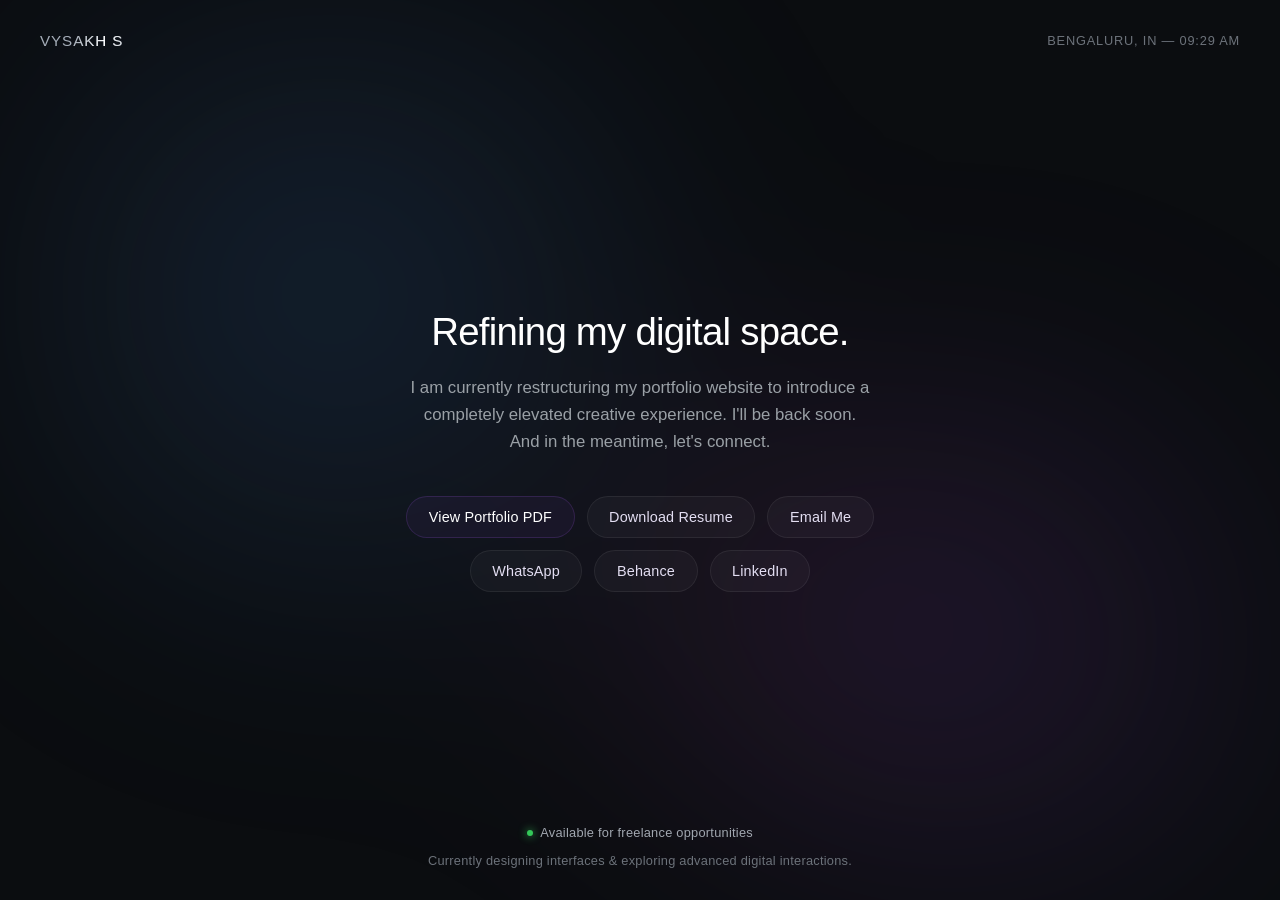
<file: index.html>
<!DOCTYPE html>
<html lang="en">
<head>
    <meta charset="UTF-8">
    <meta name="viewport" content="width=device-width, initial-scale=1.0">
    <title>Vysakh | Be back soon</title>
    <link rel="icon" type="image/svg+xml" href="data:image/svg+xml,%3Csvg xmlns='http://www.w3.org/2000/svg' viewBox='0 0 32 32'%3E%3Ccircle cx='16' cy='16' r='14' fill='%2319171d'/%3E%3Ctext x='50%25' y='55%25' font-family='-apple-system, sans-serif' font-weight='900' font-size='14' fill='%23ffffff' text-anchor='middle' dominant-baseline='middle'%3EV%3C/text%3E%3C/svg%3E">
    <style>
        /* --- Reset & Base Styles --- */
        * {
            box-sizing: border-box;
            margin: 0;
            padding: 0;
        }

        html, body {
            width: 100%;
            height: 100%;
            overflow: hidden; /* Strict no-scroll constraint for desktop */
            font-family: -apple-system, BlinkMacSystemFont, 'SF Pro Display', 'Segoe UI', Roboto, sans-serif;
            background-color: #0b0d10; 
            color: #f0f4f9;
            display: flex;
            justify-content: center;
            align-items: center;
        }

        /* --- Ambient Motion Background --- */
        .bg-glow-container {
            position: absolute;
            top: 0;
            left: 0;
            width: 100%;
            height: 100%;
            z-index: 1;
            overflow: hidden;
            filter: blur(130px); 
            opacity: 0.55;
            pointer-events: none;
        }

        .glow-ball {
            position: absolute;
            border-radius: 50%;
            mix-blend-mode: screen;
            transform: translate3d(0, 0, 0); 
            will-change: transform;
        }

        .glow-ball.one {
            width: 65vw;
            height: 65vw;
            top: -20%;
            left: -10%;
            background: radial-gradient(circle, rgba(74, 144, 226, 0.35) 0%, rgba(0,0,0,0) 70%);
        }

        .glow-ball.two {
            width: 55vw;
            height: 55vw;
            bottom: -15%;
            right: -10%;
            background: radial-gradient(circle, rgba(155, 81, 224, 0.3) 0%, rgba(0,0,0,0) 70%);
        }

        .glow-ball.three {
            width: 45vw;
            height: 45vw;
            top: 25%;
            left: 35%;
            background: radial-gradient(circle, rgba(224, 81, 184, 0.15) 0%, rgba(0,0,0,0) 70%);
        }

        /* --- Content Layout --- */
        .content-card {
            position: relative;
            z-index: 2;
            text-align: center;
            padding: 2rem;
            max-width: 560px;
            width: 90%;
        }

        /* --- Motion Intros --- */
        .reveal-item {
            opacity: 0;
            transform: translateY(16px);
            animation: cubicReveal 1.4s cubic-bezier(0.16, 1, 0.3, 1) forwards;
        }

        @keyframes cubicReveal {
            to {
                opacity: 1;
                transform: translateY(0);
            }
        }

        .delay-0 { animation-delay: 0.1s; }
        .delay-1 { animation-delay: 0.25s; }
        .delay-2 { animation-delay: 0.4s; }

        /* Typography */
        h1 {
            font-size: 2.4rem;
            font-weight: 400;
            letter-spacing: -0.02em;
            margin-bottom: 1.2rem;
            color: #ffffff;
            line-height: 1.25;
        }

        p {
            font-size: 1.05rem;
            font-weight: 300;
            line-height: 1.6;
            color: #9aa0a6; 
            margin-bottom: 2.5rem;
        }

        /* --- Flexible Button Architecture --- */
        .links-container {
            display: flex;
            flex-wrap: wrap;
            justify-content: center;
            gap: 0.75rem;
        }

        .btn {
            display: inline-flex;
            align-items: center;
            padding: 0.75rem 1.35rem;
            background: rgba(255, 255, 255, 0.03);
            border: 1px solid rgba(255, 255, 255, 0.07);
            border-radius: 100px;
            color: #e3def2;
            text-decoration: none;
            font-size: 0.9rem;
            font-weight: 400;
            letter-spacing: 0.01em;
            cursor: pointer;
            transition: all 0.4s cubic-bezier(0.16, 1, 0.3, 1);
        }

        .btn:hover {
            background: rgba(255, 255, 255, 0.08);
            border-color: rgba(155, 81, 224, 0.4);
            color: #ffffff;
            transform: translateY(-2px);
            box-shadow: 0 4px 15px rgba(155, 81, 224, 0.1);
        }

        /* Distinct premium styling logic for the resume action pill */
        .btn.resume-btn {
            background: rgba(155, 81, 224, 0.06);
            border-color: rgba(155, 81, 224, 0.2);
            color: #ffffff;
        }

        .btn.resume-btn:hover {
            background: rgba(155, 81, 224, 0.15);
            border-color: rgba(155, 81, 224, 0.6);
        }

        /* --- Header / Footer Structure --- */
        .utility-header {
            position: absolute;
            top: 2rem;
            left: 0;
            width: 100%;
            padding: 0 2.5rem;
            display: flex;
            justify-content: space-between;
            align-items: center;
            z-index: 3;
            letter-spacing: 0.05em;
            text-transform: uppercase;
        }

        .brand-owner {
            font-size: 0.95rem;
            font-weight: 500;
            letter-spacing: 0.06em;
            display: inline-block;
            position: relative;
            color: rgb(165, 173, 184);
            white-space: nowrap; 
        }

        .brand-owner::after {
            content: "Vysakh S"; 
            position: absolute;
            top: 0;
            left: 0;
            width: 100%;
            height: 100%;
            background: linear-gradient(
                105deg, 
                rgba(255, 255, 255, 0) 20%, 
                rgba(255, 255, 255, 1) 40%, 
                rgba(255, 255, 255, 0) 60%,
                rgba(255, 255, 255, 0) 80%
            );
            background-size: 200% 100%;
            background-repeat: no-repeat;
            background-clip: text;
            -webkit-background-clip: text;
            -webkit-text-fill-color: transparent;
            animation: elegantSweep 4.5s cubic-bezier(0.0, 1, 0.5, 1) infinite;
            pointer-events: none;
        }

        @keyframes elegantSweep {
            0% { background-position: 200% center; }
            30% { background-position: -120% center; }
            100% { background-position: -120% center; }
        }

        #local-clock {
            font-size: 0.8rem;
            font-weight: 400;
            color: #6c727a;
        }

        .utility-footer {
            position: absolute;
            bottom: 2rem;
            left: 0;
            width: 100%;
            padding: 0 2.5rem;
            display: flex;
            flex-direction: column;
            align-items: center;
            gap: 0.8rem;
            z-index: 3;
            font-size: 0.8rem;
            text-align: center;
        }

        .description-line {
            font-weight: 300;
            color: #6c727a;
            letter-spacing: 0.02em;
        }

        .freelance-status {
            display: inline-flex;
            align-items: center;
            gap: 0.45rem;
            font-weight: 400;
            color: #a1a7b0;
            letter-spacing: 0.02em;
        }

        .status-dot {
            width: 6px;
            height: 6px;
            background-color: #34c759;
            border-radius: 50%;
            box-shadow: 0 0 8px #34c759;
            animation: pulseGlow 2s infinite ease-in-out;
        }

        @keyframes pulseGlow {
            0%, 100% { opacity: 0.6; transform: scale(0.9); }
            50% { opacity: 1; transform: scale(1.1); box-shadow: 0 0 12px #34c759; }
        }

        /* --- Media Queries --- */
        @media (max-width: 600px) {
            html, body {
                height: auto;
                min-height: 100vh;
                overflow-y: auto;
                display: flex;
                flex-direction: column;
                justify-content: space-between;
                padding: 1.5rem 0;
            }

            .bg-glow-container {
                position: fixed; 
                filter: blur(110px); 
                opacity: 0.75; 
            }

            .glow-ball { mix-blend-mode: normal; }

            .glow-ball.one {
                width: 130vw; 
                height: 130vw;
                top: -25%;
                left: -30%;
                background: radial-gradient(circle, rgba(74, 144, 226, 0.45) 0%, rgba(0,0,0,0) 70%);
            }

            .glow-ball.two {
                width: 120vw;
                height: 120vw;
                bottom: -20%;
                right: -25%;
                background: radial-gradient(circle, rgba(155, 81, 224, 0.4) 0%, rgba(0,0,0,0) 70%);
            }

            .glow-ball.three {
                width: 100vw;
                height: 100vw;
                top: 20%;
                left: 0%;
                background: radial-gradient(circle, rgba(224, 81, 184, 0.25) 0%, rgba(0,0,0,0) 70%);
            }

            h1 { font-size: 1.85rem; margin-bottom: 1rem; }
            p { font-size: 0.95rem; margin-bottom: 2rem; }

            .utility-header { 
                position: relative; 
                top: 0;
                flex-direction: column; 
                gap: 0.6rem; 
                padding: 0 1rem;
            }

            .content-card { margin: 2rem 0; }

            .links-container { 
                flex-direction: column; 
                width: 100%; 
                gap: 0.65rem;
            }
            
            .btn { 
                justify-content: center; 
                width: 100%;
                padding: 0.85rem 1rem; 
            }

            .utility-footer { 
                position: relative; 
                bottom: 0;
                padding: 0 1.2rem;
                gap: 0.6rem;
            }

            .description-line {
                font-size: 0.75rem;
                line-height: 1.4;
            }
        }

        @media (min-width: 601px) and (max-height: 600px) {
            body, html { overflow-y: auto; }
            .utility-header, .utility-footer { position: relative; top: 0; bottom: 0; padding: 1.5rem 0; }
            .content-card { padding: 1rem 0; margin: 2rem 0; }
        }
    </style>
</head>
<body>

    <header class="utility-header">
        <div class="brand-owner">Vysakh S</div>
        <div id="local-clock">BENGALURU, IN — --:-- --</div>
    </header>

    <div class="bg-glow-container">
        <div class="glow-ball one" id="ball1"></div>
        <div class="glow-ball two" id="ball2"></div>
        <div class="glow-ball three" id="ball3"></div>
    </div>

    <div class="content-card">
        <h1 class="reveal-item delay-0">Refining my digital space.</h1>
        <p class="reveal-item delay-1">I am currently restructuring my portfolio website to introduce a completely elevated creative experience. I'll be back soon.<br>And in the meantime, let's connect.</p>

        <div class="links-container reveal-item delay-2">
            <!-- View Portfolio PDF Button (Native New Tab Link) -->
            <a href="Vysakh_S_Portfolio_L.pdf" target="_blank" rel="noopener" class="btn resume-btn">View Portfolio PDF</a>
            
            <a href="Vysakh_S_Product_Designer_Resume_2026.pdf" download="Vysakh_S_Product_Designer_Resume_2026.pdf" class="btn">Download Resume</a>
            <button class="btn" id="email-btn" data-email="vysakh.official98@gmail.com">Email Me</button>
            <a href="https://wa.me/917022017654" target="_blank" rel="noopener" class="btn">WhatsApp</a>
            <a href="https://www.behance.net/Vysakh_98" target="_blank" rel="noopener" class="btn">Behance</a>
            <a href="https://www.linkedin.com/in/vysakhdesigns/" target="_blank" rel="noopener" class="btn">LinkedIn</a>
        </div>
    </div>

    <footer class="utility-footer">
        <div class="freelance-status">
            <span class="status-dot"></span>
            <span>Available for freelance opportunities</span>
        </div>
        <div class="description-line">
            Currently designing interfaces & exploring advanced digital interactions.
        </div>
    </footer>

    <script>
        // --- Ambient Background Controller ---
        const ball1 = document.getElementById('ball1');
        const ball2 = document.getElementById('ball2');
        const ball3 = document.getElementById('ball3');

        function animateBackground(time) {
            const t = time * 0.0004;

            const x1 = Math.sin(t * 0.7) * 90;
            const y1 = Math.cos(t * 0.5) * 60;

            const x2 = Math.cos(t * 0.6) * -75;
            const y2 = Math.sin(t * 0.8) * -75;

            const x3 = Math.sin(t * 0.5) * 50;
            const y3 = Math.cos(t * 0.7) * 95;

            ball1.style.transform = `translate3d(${x1}px, ${y1}px, 0)`;
            ball2.style.transform = `translate3d(${x2}px, ${y2}px, 0)`;
            ball3.style.transform = `translate3d(${x3}px, ${y3}px, 0)`;

            requestAnimationFrame(animateBackground);
        }
        requestAnimationFrame(animateBackground);

        // --- Clipboard Interactivity ---
        const emailBtn = document.getElementById('email-btn');
        emailBtn.addEventListener('click', () => {
            const targetEmail = emailBtn.getAttribute('data-email');
            navigator.clipboard.writeText(targetEmail).then(() => {
                emailBtn.textContent = 'Copied';
                emailBtn.style.borderColor = 'rgba(52, 199, 89, 0.4)';
                
                setTimeout(() => {
                    emailBtn.textContent = 'Email Me';
                    emailBtn.style.borderColor = '';
                }, 2000);
            }).catch(() => {
                window.location.href = `mailto:${targetEmail}`;
            });
        });

        // --- Clock Calculation (IST / UTC +5:30) ---
        function refreshClock() {
            const clockNode = document.getElementById('local-clock');
            
            const d = new Date();
            const utc = d.getTime() + (d.getTimezoneOffset() * 60000);
            const istDate = new Date(utc + (3600000 * 5.5));

            let hours = istDate.getHours();
            let minutes = istDate.getMinutes();
            const ampm = hours >= 12 ? 'PM' : 'AM';

            hours = hours % 12;
            hours = hours ? hours : 12;
            
            const strHours = hours < 10 ? '0' + hours : hours;
            const strMinutes = minutes < 10 ? '0' + minutes : minutes;

            clockNode.textContent = `BENGALURU, IN — ${strHours}:${strMinutes} ${ampm}`;
        }
        refreshClock();
        setInterval(refreshClock, 1000);
    </script>
</body>
</html>
</file>
